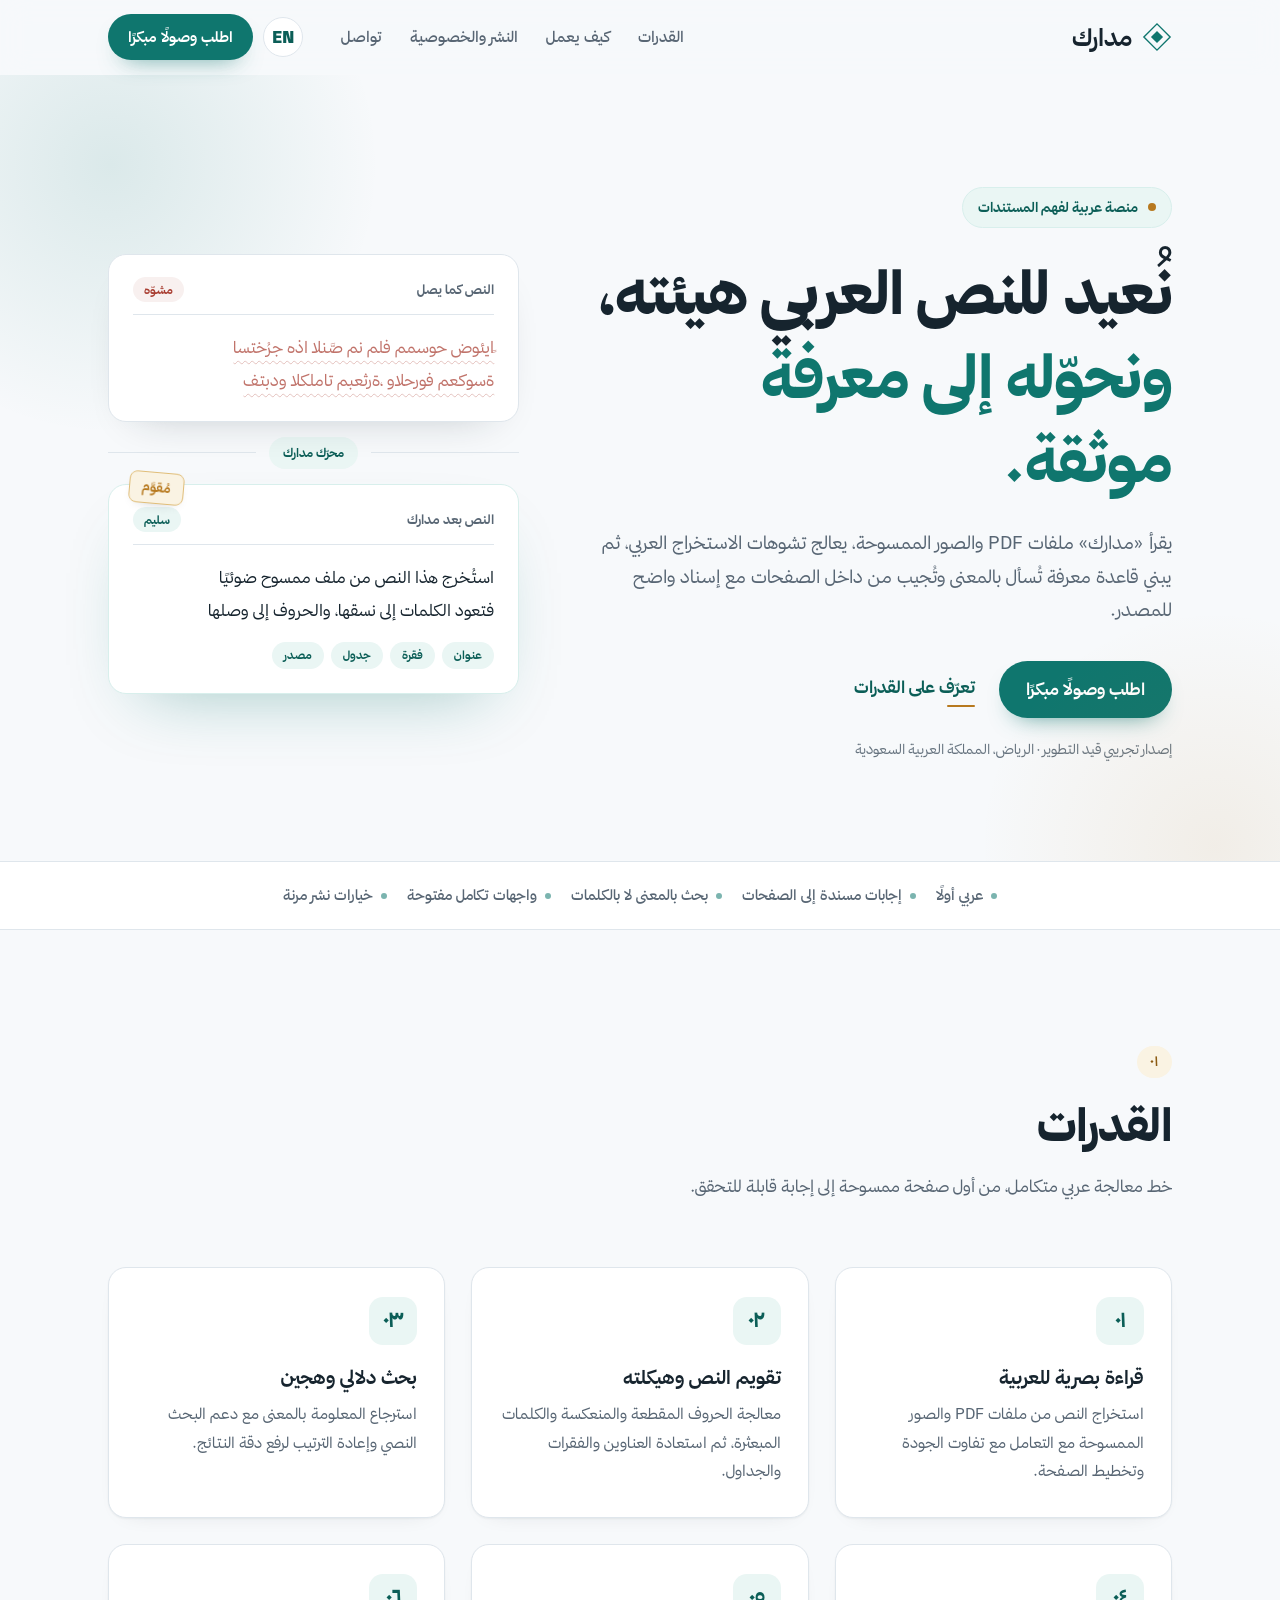
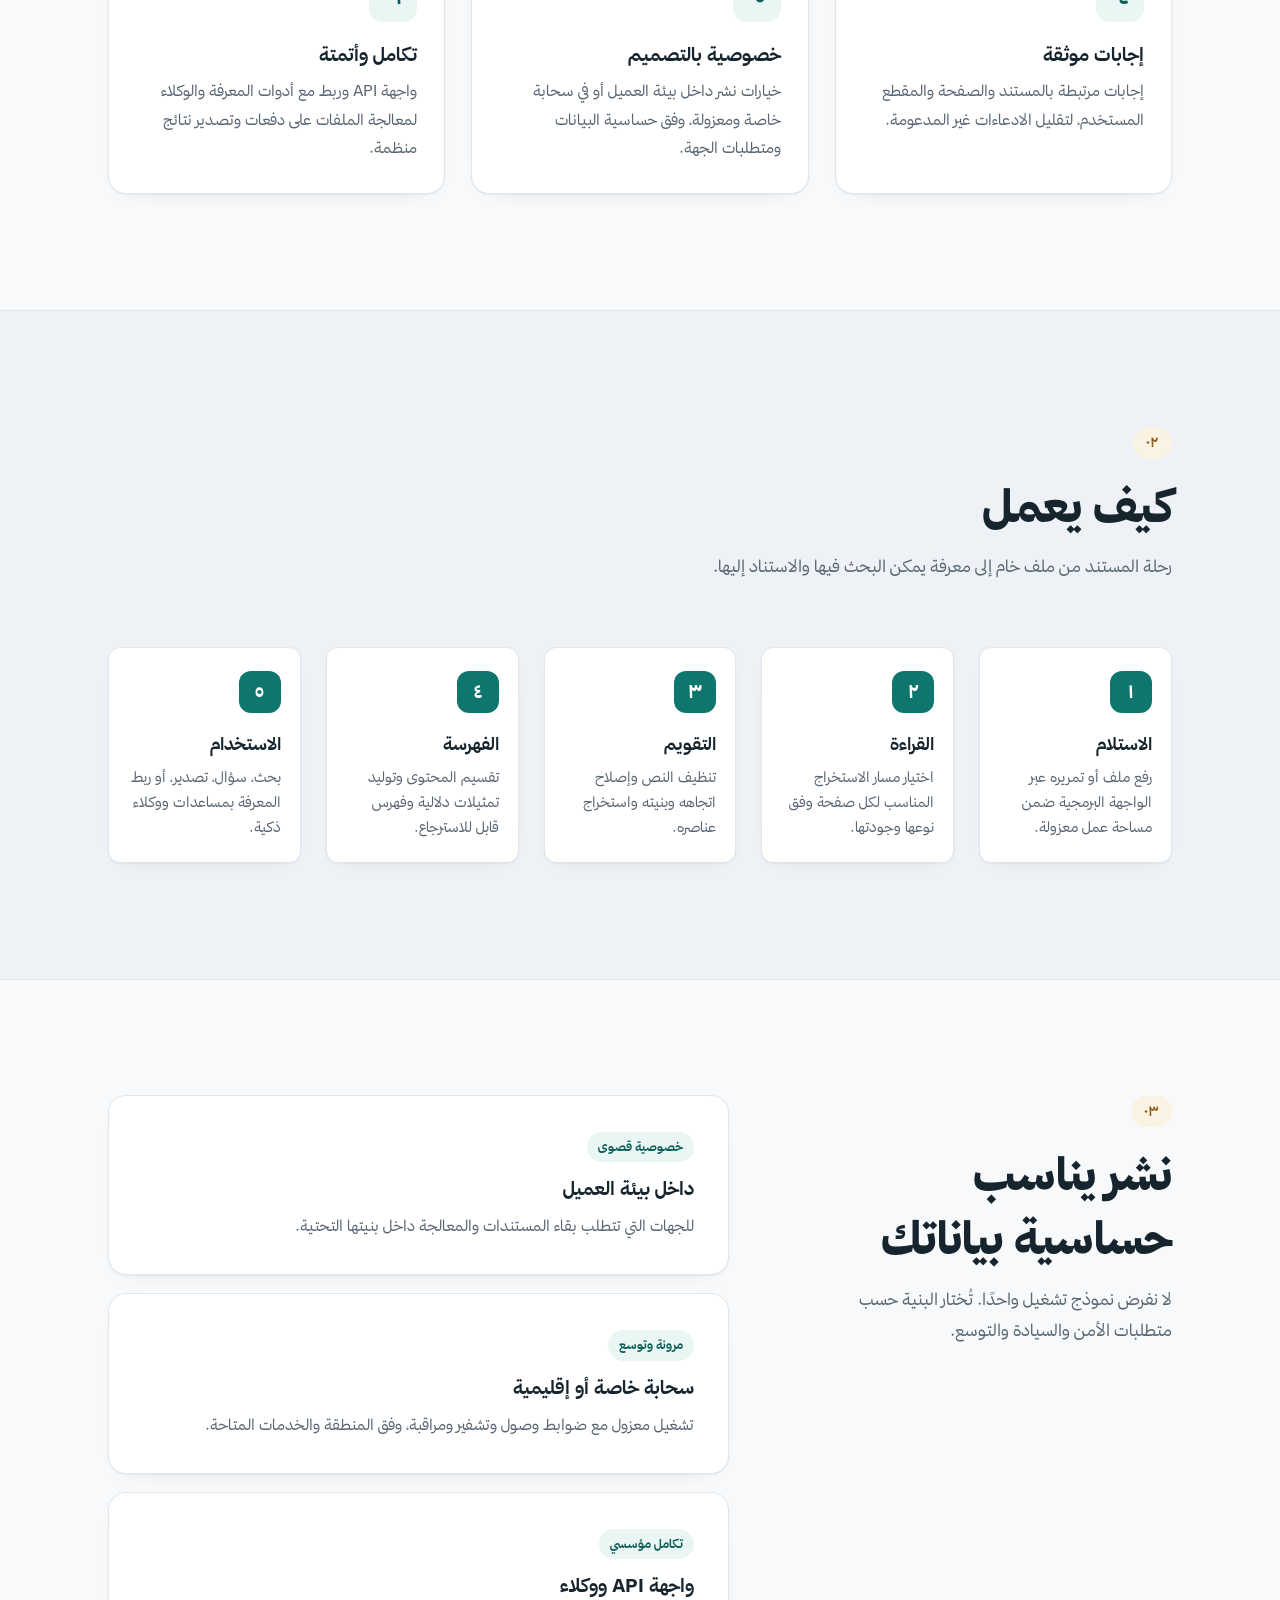
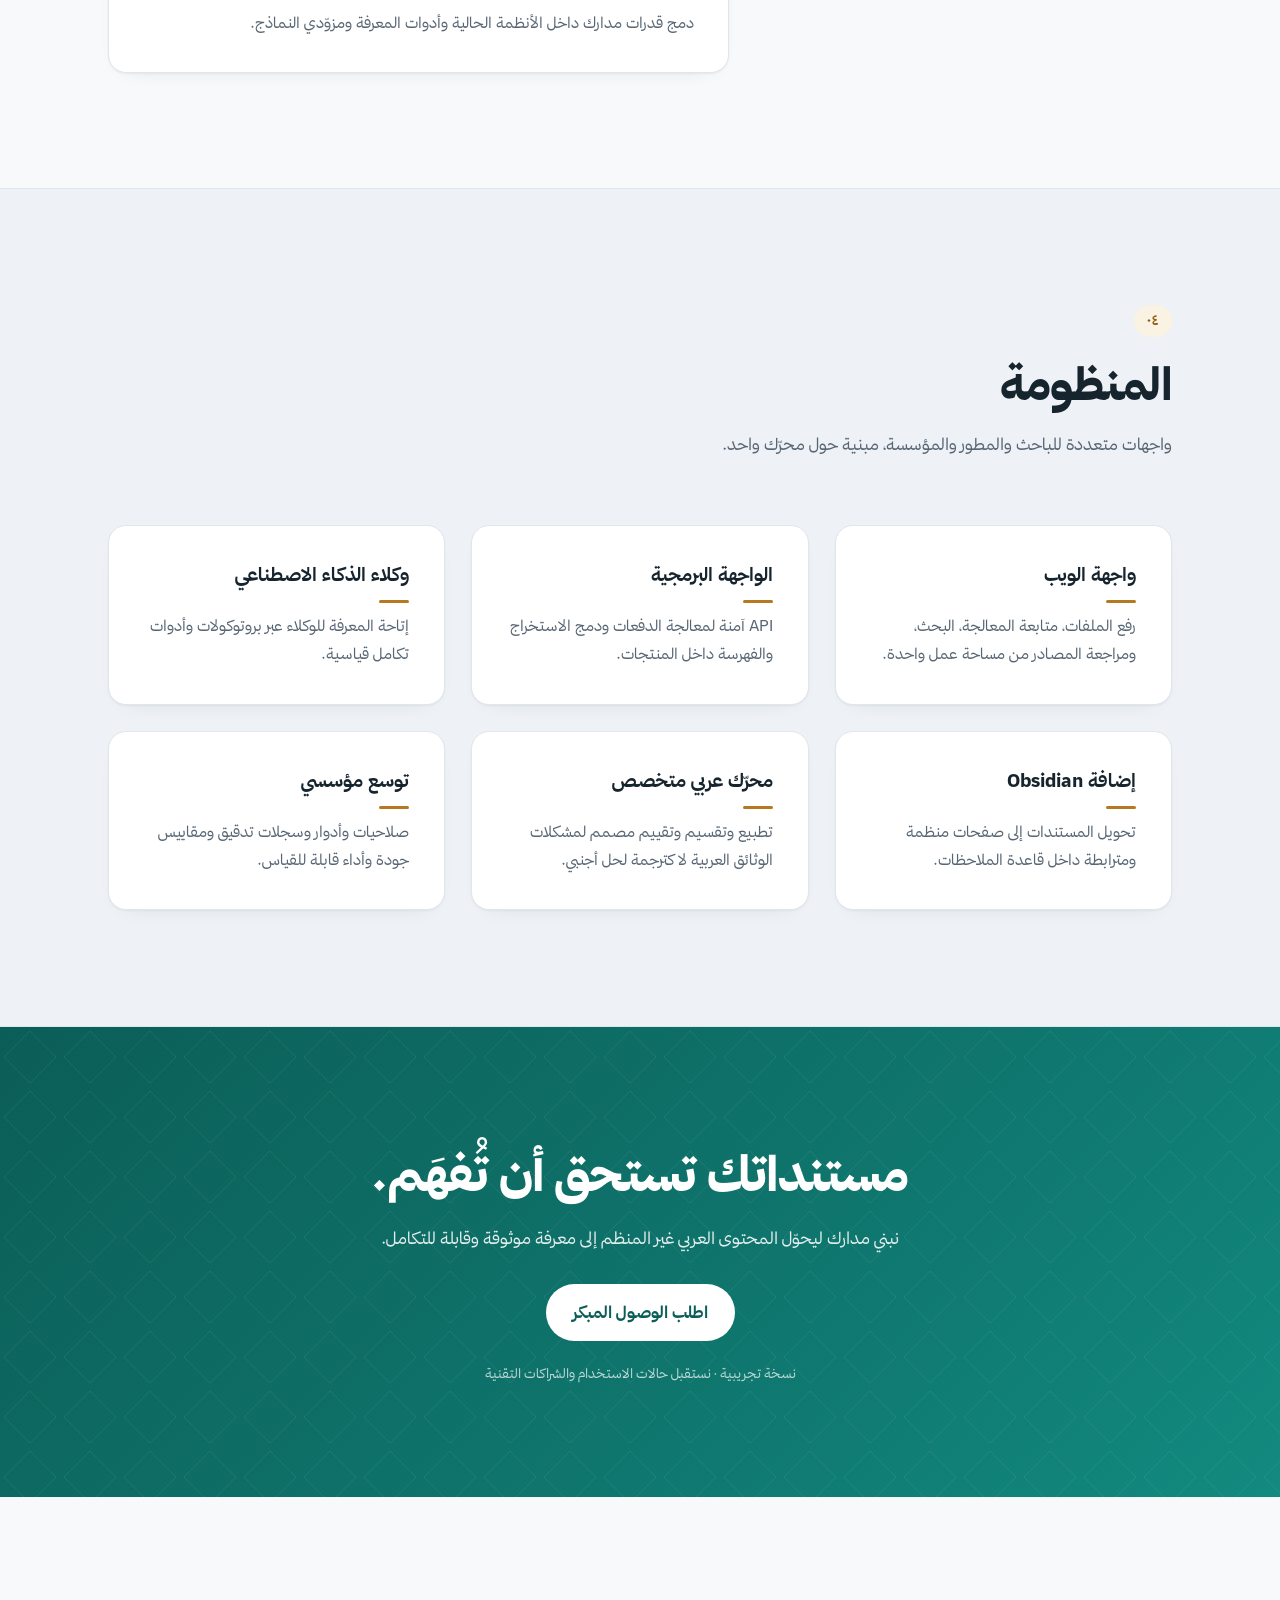
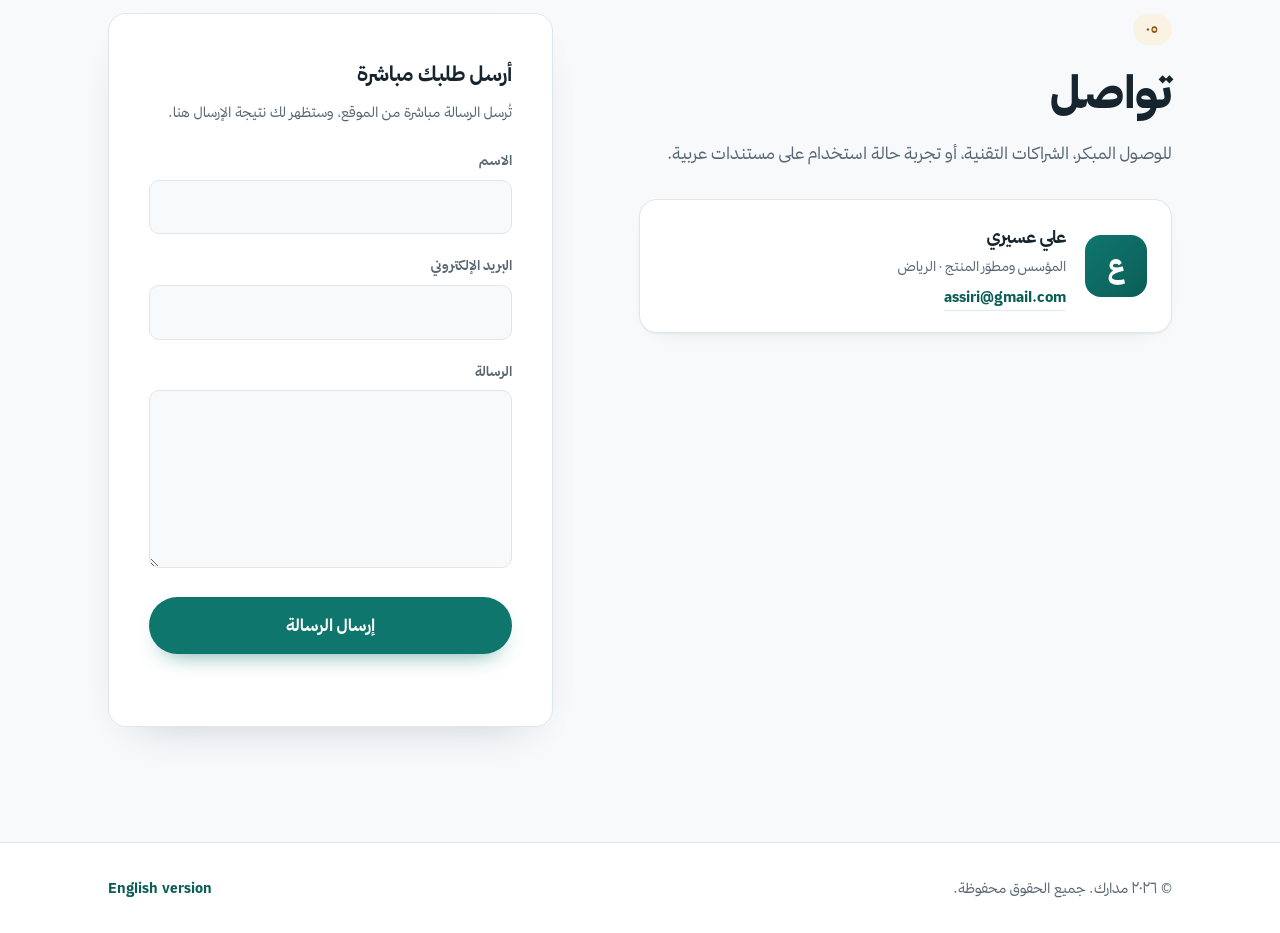
<file: index.html>
<!DOCTYPE html>
<html lang="ar" dir="rtl">
<head>
    <meta charset="UTF-8">
    <meta name="viewport" content="width=device-width, initial-scale=1.0">
    <meta name="description" content="مدارك منصة عربية لفهم المستندات: قراءة بصرية، تقويم للنص العربي، فهرسة دلالية، وإجابات موثقة بالمصادر مع خيارات نشر خاصة وسحابية.">
    <meta name="theme-color" content="#0f766e">
    <meta name="color-scheme" content="light">
    <meta name="robots" content="index, follow">

    <title>مدارك — منصة عربية لفهم المستندات وتحويلها إلى معرفة</title>
    <link rel="canonical" href="https://3ssiri.github.io/Madarek/">
    <link rel="alternate" hreflang="ar" href="https://3ssiri.github.io/Madarek/">
    <link rel="alternate" hreflang="en" href="https://3ssiri.github.io/Madarek/en/">
    <link rel="alternate" hreflang="x-default" href="https://3ssiri.github.io/Madarek/">

    <meta property="og:type" content="website">
    <meta property="og:locale" content="ar_SA">
    <meta property="og:site_name" content="مدارك">
    <meta property="og:url" content="https://3ssiri.github.io/Madarek/">
    <meta property="og:title" content="مدارك — منصة عربية لفهم المستندات">
    <meta property="og:description" content="قراءة بصرية، تقويم للنص العربي، بحث دلالي، وإجابات موثقة من داخل مستنداتك.">
    <meta name="twitter:card" content="summary">
    <meta name="twitter:title" content="مدارك — منصة عربية لفهم المستندات">
    <meta name="twitter:description" content="حوّل المستندات العربية الممسوحة إلى معرفة قابلة للبحث والاسترجاع والتكامل.">

    <link rel="icon" href="data:image/svg+xml,%3Csvg xmlns='http://www.w3.org/2000/svg' viewBox='0 0 64 64'%3E%3Crect width='64' height='64' rx='14' fill='%230f766e'/%3E%3Cpath d='M32 13 51 32 32 51 13 32Z' fill='%23ffffff'/%3E%3Cpath d='M32 24 40 32 32 40 24 32Z' fill='%230f766e'/%3E%3C/svg%3E">
    <link rel="preload" href="fonts/ThmanyahSans-Regular.woff2" as="font" type="font/woff2" crossorigin>
    <link rel="preload" href="fonts/ThmanyahSans-Bold.woff2" as="font" type="font/woff2" crossorigin>
    <link rel="stylesheet" href="style.css">
    <script>document.documentElement.classList.add('js');</script>
</head>
<body>
    <a class="skip-link" href="#main">تجاوز إلى المحتوى</a>

    <header class="site-header">
        <div class="container header-inner">
            <a href="#top" class="brand" aria-label="مدارك — الصفحة الرئيسية">
                <svg class="brand-mark" viewBox="0 0 32 32" aria-hidden="true">
                    <path d="M16 2 30 16 16 30 2 16Z" fill="none" stroke="currentColor" stroke-width="1.5"/>
                    <path d="M16 9.5 22.5 16 16 22.5 9.5 16Z" fill="currentColor"/>
                </svg>
                <span class="brand-name">مدارك</span>
            </a>

            <nav class="site-nav" aria-label="التنقل الرئيسي">
                <a href="#capabilities">القدرات</a>
                <a href="#method">كيف يعمل</a>
                <a href="#deployment">النشر والخصوصية</a>
                <a href="#contact">تواصل</a>
            </nav>

            <div class="header-actions">
                <a class="language-link" href="en/" lang="en" dir="ltr" aria-label="View the English version">EN</a>
                <a href="#contact" class="btn btn-ink header-cta">اطلب وصولًا مبكرًا</a>
            </div>
        </div>
    </header>

    <main id="main">
        <section id="top" class="hero">
            <div class="container hero-grid">
                <div class="hero-copy reveal">
                    <p class="kicker">منصة عربية لفهم المستندات</p>
                    <h1 class="display">نُعيد للنص العربي هيئته،<br><em>ونحوّله إلى معرفة موثقة.</em></h1>
                    <p class="lede">
                        يقرأ «مدارك» ملفات PDF والصور الممسوحة، يعالج تشوهات الاستخراج العربي،
                        ثم يبني قاعدة معرفة تُسأل بالمعنى وتُجيب من داخل الصفحات مع إسناد واضح للمصدر.
                    </p>
                    <div class="hero-actions">
                        <a href="#contact" class="btn btn-ink">اطلب وصولًا مبكرًا</a>
                        <a href="#capabilities" class="btn-line">تعرّف على القدرات</a>
                    </div>
                    <p class="hero-note">إصدار تجريبي قيد التطوير · الرياض، المملكة العربية السعودية</p>
                </div>

                <figure class="specimen reveal" aria-labelledby="specimen-caption">
                    <figcaption id="specimen-caption" class="sr-only">مثال توضيحي للنص قبل المعالجة وبعدها</figcaption>
                    <div class="doc doc-before">
                        <div class="doc-bar"><span>النص كما يصل</span><span class="doc-flag">مشوّه</span></div>
                        <p class="doc-text broken" aria-hidden="true">ًايئوض حوسمم فلم نم صَّنلا اذه جرُختسا</p>
                        <p class="doc-text broken" aria-hidden="true">ةسوكعم فورحلاو ،ةرثعبم تاملكلا ودبتف</p>
                    </div>
                    <div class="specimen-divider" aria-hidden="true">
                        <span class="divider-line"></span>
                        <span class="divider-label">محرّك مدارك</span>
                        <span class="divider-line"></span>
                    </div>
                    <div class="doc doc-after">
                        <span class="doc-stamp" aria-hidden="true">مُقوَّم</span>
                        <div class="doc-bar"><span>النص بعد مدارك</span><span class="doc-flag ok">سليم</span></div>
                        <p class="doc-text">استُخرج هذا النص من ملف ممسوح ضوئيًا</p>
                        <p class="doc-text">فتعود الكلمات إلى نسقها، والحروف إلى وصلها</p>
                        <div class="doc-tags" aria-label="أنواع العناصر المستخرجة">
                            <span>عنوان</span><span>فقرة</span><span>جدول</span><span>مصدر</span>
                        </div>
                    </div>
                </figure>
            </div>
        </section>

        <div class="credo" aria-label="مزايا أساسية">
            <div class="container credo-items">
                <span>عربي أولًا</span>
                <span>إجابات مسندة إلى الصفحات</span>
                <span>بحث بالمعنى لا بالكلمات</span>
                <span>واجهات تكامل مفتوحة</span>
                <span>خيارات نشر مرنة</span>
            </div>
        </div>

        <section id="capabilities" class="section">
            <div class="container">
                <header class="section-head reveal">
                    <span class="section-no">٠١</span>
                    <h2 class="display">القدرات</h2>
                    <p>خط معالجة عربي متكامل، من أول صفحة ممسوحة إلى إجابة قابلة للتحقق.</p>
                </header>

                <div class="cap-grid">
                    <article class="cap reveal">
                        <span class="cap-no">٠١</span>
                        <h3>قراءة بصرية للعربية</h3>
                        <p>استخراج النص من ملفات PDF والصور الممسوحة مع التعامل مع تفاوت الجودة وتخطيط الصفحة.</p>
                    </article>
                    <article class="cap reveal">
                        <span class="cap-no">٠٢</span>
                        <h3>تقويم النص وهيكلته</h3>
                        <p>معالجة الحروف المقطعة والمنعكسة والكلمات المبعثرة، ثم استعادة العناوين والفقرات والجداول.</p>
                    </article>
                    <article class="cap reveal">
                        <span class="cap-no">٠٣</span>
                        <h3>بحث دلالي وهجين</h3>
                        <p>استرجاع المعلومة بالمعنى مع دعم البحث النصي وإعادة الترتيب لرفع دقة النتائج.</p>
                    </article>
                    <article class="cap reveal">
                        <span class="cap-no">٠٤</span>
                        <h3>إجابات موثقة</h3>
                        <p>إجابات مرتبطة بالمستند والصفحة والمقطع المستخدم، لتقليل الادعاءات غير المدعومة.</p>
                    </article>
                    <article class="cap reveal">
                        <span class="cap-no">٠٥</span>
                        <h3>خصوصية بالتصميم</h3>
                        <p>خيارات نشر داخل بيئة العميل أو في سحابة خاصة ومعزولة، وفق حساسية البيانات ومتطلبات الجهة.</p>
                    </article>
                    <article class="cap reveal">
                        <span class="cap-no">٠٦</span>
                        <h3>تكامل وأتمتة</h3>
                        <p>واجهة API وربط مع أدوات المعرفة والوكلاء لمعالجة الملفات على دفعات وتصدير نتائج منظمة.</p>
                    </article>
                </div>
            </div>
        </section>

        <section id="method" class="section section-alt">
            <div class="container">
                <header class="section-head reveal">
                    <span class="section-no">٠٢</span>
                    <h2 class="display">كيف يعمل</h2>
                    <p>رحلة المستند من ملف خام إلى معرفة يمكن البحث فيها والاستناد إليها.</p>
                </header>

                <ol class="steps">
                    <li class="step reveal">
                        <span class="step-no">١</span>
                        <h3>الاستلام</h3>
                        <p>رفع ملف أو تمريره عبر الواجهة البرمجية ضمن مساحة عمل معزولة.</p>
                    </li>
                    <li class="step reveal">
                        <span class="step-no">٢</span>
                        <h3>القراءة</h3>
                        <p>اختيار مسار الاستخراج المناسب لكل صفحة وفق نوعها وجودتها.</p>
                    </li>
                    <li class="step reveal">
                        <span class="step-no">٣</span>
                        <h3>التقويم</h3>
                        <p>تنظيف النص وإصلاح اتجاهه وبنيته واستخراج عناصره.</p>
                    </li>
                    <li class="step reveal">
                        <span class="step-no">٤</span>
                        <h3>الفهرسة</h3>
                        <p>تقسيم المحتوى وتوليد تمثيلات دلالية وفهرس قابل للاسترجاع.</p>
                    </li>
                    <li class="step reveal">
                        <span class="step-no">٥</span>
                        <h3>الاستخدام</h3>
                        <p>بحث، سؤال، تصدير، أو ربط المعرفة بمساعدات ووكلاء ذكية.</p>
                    </li>
                </ol>
            </div>
        </section>

        <section id="deployment" class="section">
            <div class="container deployment-grid">
                <header class="section-head reveal">
                    <span class="section-no">٠٣</span>
                    <h2 class="display">نشر يناسب حساسية بياناتك</h2>
                    <p>لا نفرض نموذج تشغيل واحدًا. تُختار البنية حسب متطلبات الأمن والسيادة والتوسع.</p>
                </header>

                <div class="deployment-options">
                    <article class="deployment-card reveal">
                        <span class="status-badge">خصوصية قصوى</span>
                        <h3>داخل بيئة العميل</h3>
                        <p>للجهات التي تتطلب بقاء المستندات والمعالجة داخل بنيتها التحتية.</p>
                    </article>
                    <article class="deployment-card reveal">
                        <span class="status-badge">مرونة وتوسع</span>
                        <h3>سحابة خاصة أو إقليمية</h3>
                        <p>تشغيل معزول مع ضوابط وصول وتشفير ومراقبة، وفق المنطقة والخدمات المتاحة.</p>
                    </article>
                    <article class="deployment-card reveal">
                        <span class="status-badge">تكامل مؤسسي</span>
                        <h3>واجهة API ووكلاء</h3>
                        <p>دمج قدرات مدارك داخل الأنظمة الحالية وأدوات المعرفة ومزوّدي النماذج.</p>
                    </article>
                </div>
            </div>
        </section>

        <section id="ecosystem" class="section section-alt">
            <div class="container">
                <header class="section-head reveal">
                    <span class="section-no">٠٤</span>
                    <h2 class="display">المنظومة</h2>
                    <p>واجهات متعددة للباحث والمطور والمؤسسة، مبنية حول محرّك واحد.</p>
                </header>

                <div class="eco-grid">
                    <article class="eco-cell reveal">
                        <h3>واجهة الويب</h3>
                        <p>رفع الملفات، متابعة المعالجة، البحث، ومراجعة المصادر من مساحة عمل واحدة.</p>
                    </article>
                    <article class="eco-cell reveal">
                        <h3>الواجهة البرمجية</h3>
                        <p>API آمنة لمعالجة الدفعات ودمج الاستخراج والفهرسة داخل المنتجات.</p>
                    </article>
                    <article class="eco-cell reveal">
                        <h3>وكلاء الذكاء الاصطناعي</h3>
                        <p>إتاحة المعرفة للوكلاء عبر بروتوكولات وأدوات تكامل قياسية.</p>
                    </article>
                    <article class="eco-cell reveal">
                        <h3>إضافة Obsidian</h3>
                        <p>تحويل المستندات إلى صفحات منظمة ومترابطة داخل قاعدة الملاحظات.</p>
                    </article>
                    <article class="eco-cell reveal">
                        <h3>محرّك عربي متخصص</h3>
                        <p>تطبيع وتقسيم وتقييم مصمم لمشكلات الوثائق العربية لا كترجمة لحل أجنبي.</p>
                    </article>
                    <article class="eco-cell reveal">
                        <h3>توسع مؤسسي</h3>
                        <p>صلاحيات وأدوار وسجلات تدقيق ومقاييس جودة وأداء قابلة للقياس.</p>
                    </article>
                </div>
            </div>
        </section>

        <section class="cta-band" aria-labelledby="cta-title">
            <div class="container cta-inner reveal">
                <h2 id="cta-title" class="display">مستنداتك تستحق أن تُفهَم.</h2>
                <p>نبني مدارك ليحوّل المحتوى العربي غير المنظم إلى معرفة موثوقة وقابلة للتكامل.</p>
                <a href="#contact" class="btn btn-paper">اطلب الوصول المبكر</a>
                <p class="cta-note">نسخة تجريبية · نستقبل حالات الاستخدام والشراكات التقنية</p>
            </div>
        </section>

        <section id="contact" class="section">
            <div class="container contact-grid">
                <div class="contact-copy reveal">
                    <header class="section-head">
                        <span class="section-no">٠٥</span>
                        <h2 class="display">تواصل</h2>
                        <p>للوصول المبكر، الشراكات التقنية، أو تجربة حالة استخدام على مستندات عربية.</p>
                    </header>
                    <div class="dev-card">
                        <span class="dev-monogram" aria-hidden="true">ع</span>
                        <div class="dev-details">
                            <h3>علي عسيري</h3>
                            <p>المؤسس ومطوّر المنتج · الرياض</p>
                            <a href="mailto:assiri@gmail.com" class="dev-mail" dir="ltr">assiri@gmail.com</a>
                        </div>
                    </div>
                </div>

                <form id="contact-form" class="contact-form reveal" action="https://formsubmit.co/assiri@gmail.com" method="POST">
                    <h3>أرسل طلبك مباشرة</h3>
                    <p class="form-intro">تُرسل الرسالة مباشرة من الموقع، وستظهر لك نتيجة الإرسال هنا.</p>
                    <input type="hidden" name="_subject" value="طلب تواصل جديد عبر موقع مدارك">
                    <input type="hidden" name="_template" value="table">
                    <input type="hidden" name="_captcha" value="false">
                    <input type="hidden" name="_url" value="https://3ssiri.github.io/">
                    <div aria-hidden="true" style="position:absolute;inset-inline-start:-9999px;width:1px;height:1px;overflow:hidden;">
                        <label for="f-honey">اترك هذا الحقل فارغًا</label>
                        <input id="f-honey" type="text" name="_honey" tabindex="-1" autocomplete="off">
                    </div>
                    <div class="field">
                        <label for="f-name">الاسم</label>
                        <input id="f-name" type="text" name="name" autocomplete="name" required maxlength="100">
                    </div>
                    <div class="field">
                        <label for="f-mail">البريد الإلكتروني</label>
                        <input id="f-mail" type="email" name="email" autocomplete="email" required maxlength="160" dir="ltr">
                    </div>
                    <div class="field">
                        <label for="f-msg">الرسالة</label>
                        <textarea id="f-msg" name="message" rows="5" required maxlength="2000"></textarea>
                    </div>
                    <button type="submit" class="btn btn-ink btn-block">إرسال الرسالة</button>
                    <p id="form-status" class="form-status" role="status" aria-live="polite"></p>
                </form>
            </div>
        </section>
    </main>

    <footer class="site-footer">
        <div class="container footer-inner">
            <p>© ٢٠٢٦ مدارك. جميع الحقوق محفوظة.</p>
            <a href="en/" lang="en" dir="ltr">English version</a>
        </div>
    </footer>

    <script>
        (function () {
            var reduced = window.matchMedia('(prefers-reduced-motion: reduce)').matches;
            var items = document.querySelectorAll('.reveal');
            if (reduced || !('IntersectionObserver' in window)) {
                items.forEach(function (el) { el.classList.add('in-view'); });
                return;
            }
            var observer = new IntersectionObserver(function (entries) {
                entries.forEach(function (entry) {
                    if (entry.isIntersecting) {
                        entry.target.classList.add('in-view');
                        observer.unobserve(entry.target);
                    }
                });
            }, { threshold: 0.12 });
            items.forEach(function (el) { observer.observe(el); });
        })();

        (function () {
            var header = document.querySelector('.site-header');
            var onScroll = function () {
                header.classList.toggle('is-scrolled', window.scrollY > 8);
            };
            window.addEventListener('scroll', onScroll, { passive: true });
            onScroll();
        })();

        (function () {
            var form = document.getElementById('contact-form');
            var status = document.getElementById('form-status');
            var button = form.querySelector('button[type="submit"]');
            var defaultLabel = button.textContent;

            form.addEventListener('submit', async function (event) {
                event.preventDefault();
                status.textContent = '';
                status.className = 'form-status';

                if (!form.checkValidity()) {
                    form.reportValidity();
                    status.textContent = 'أكمل الحقول المطلوبة بصيغة صحيحة.';
                    return;
                }

                button.disabled = true;
                button.textContent = 'جارٍ الإرسال...';
                form.setAttribute('aria-busy', 'true');

                try {
                    var response = await fetch('https://formsubmit.co/ajax/assiri@gmail.com', {
                        method: 'POST',
                        headers: { 'Accept': 'application/json' },
                        body: new FormData(form)
                    });
                    var result = await response.json().catch(function () { return {}; });
                    var succeeded = response.ok && (result.success === true || result.success === 'true');

                    if (!succeeded) {
                        throw new Error(result.message || 'Submission failed');
                    }

                    form.reset();
                    status.textContent = 'تم إرسال رسالتك بنجاح. شكرًا لتواصلك.';
                    status.className = 'form-status is-success';
                } catch (error) {
                    var needsActivation = error instanceof Error && /activation/i.test(error.message);
                    status.textContent = needsActivation
                        ? 'إعداد نموذج التواصل غير مكتمل بعد. حاول لاحقًا أو استخدم البريد الظاهر بجوار النموذج.'
                        : 'تعذر إرسال الرسالة حاليًا. حاول مرة أخرى أو استخدم البريد الظاهر بجوار النموذج.';
                    status.className = 'form-status is-error';
                } finally {
                    button.disabled = false;
                    button.textContent = defaultLabel;
                    form.removeAttribute('aria-busy');
                }
            });
        })();
    </script>
</body>
</html>
</file>
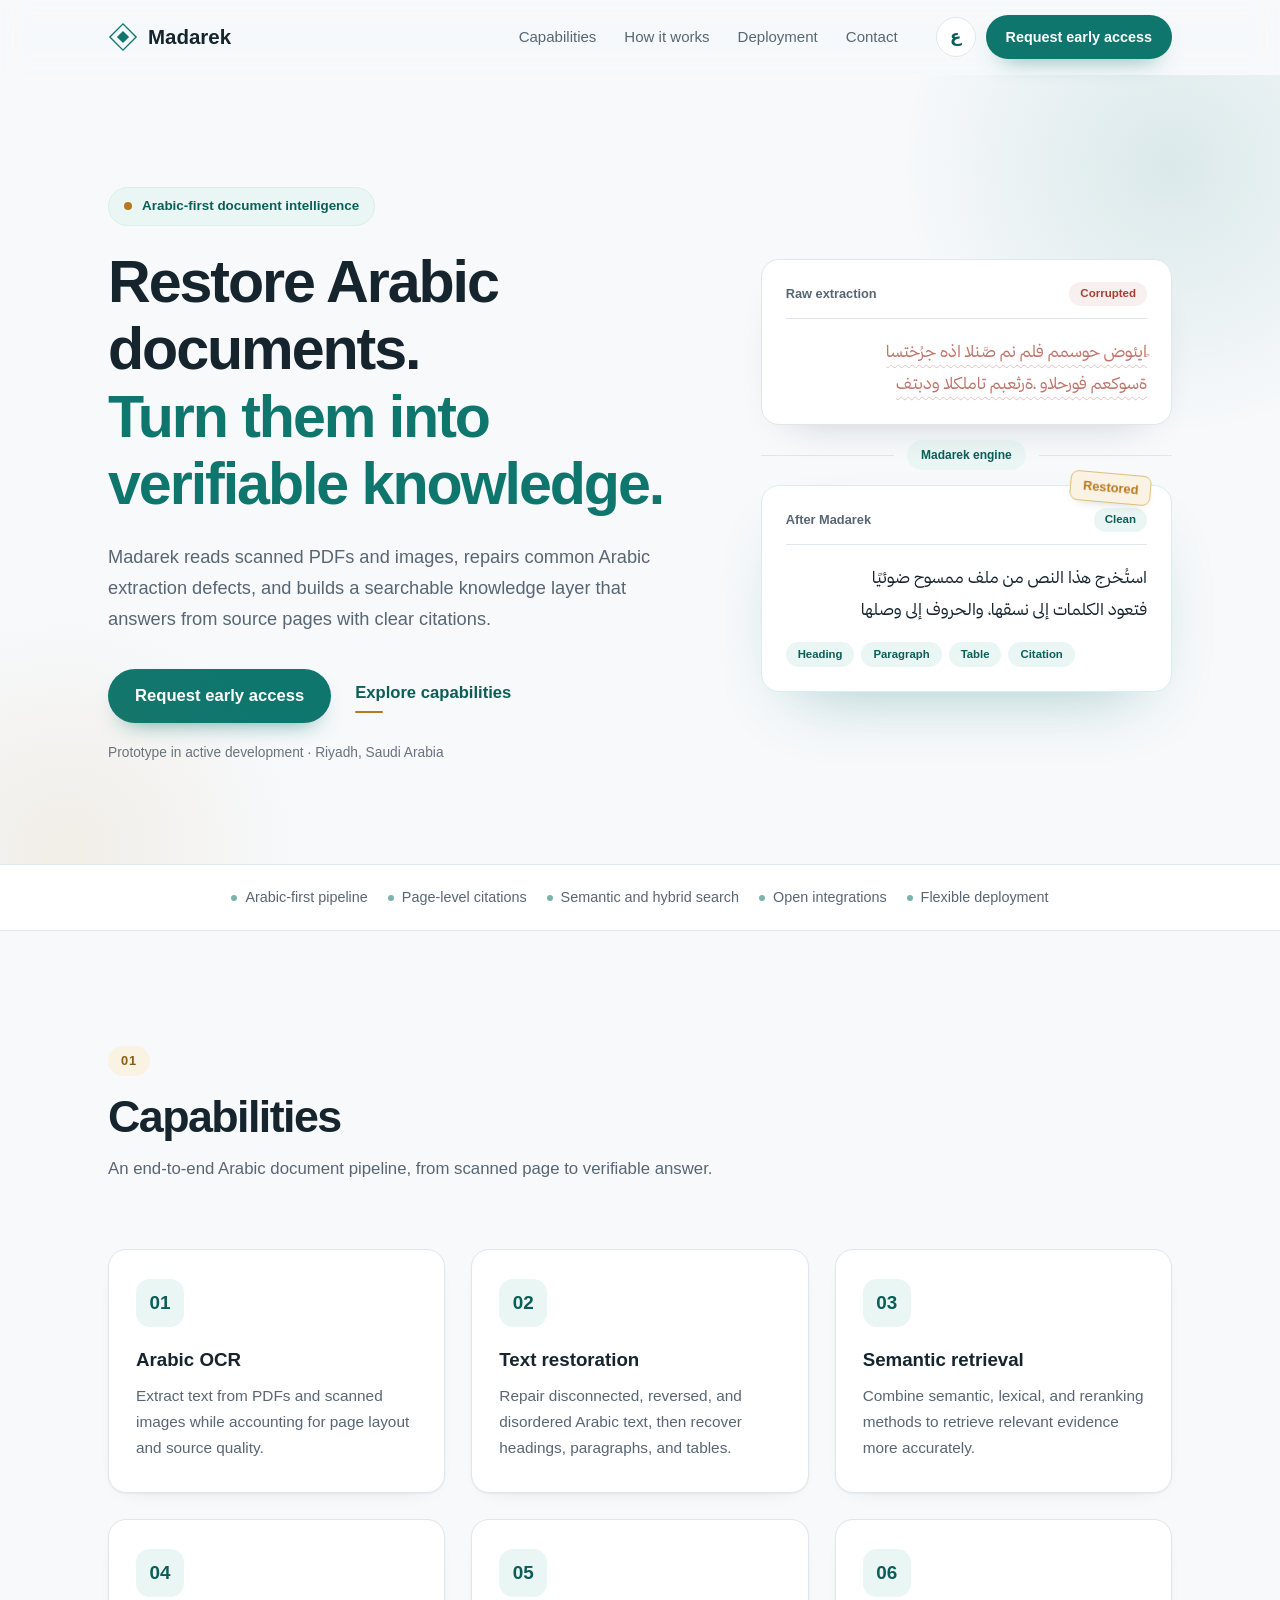
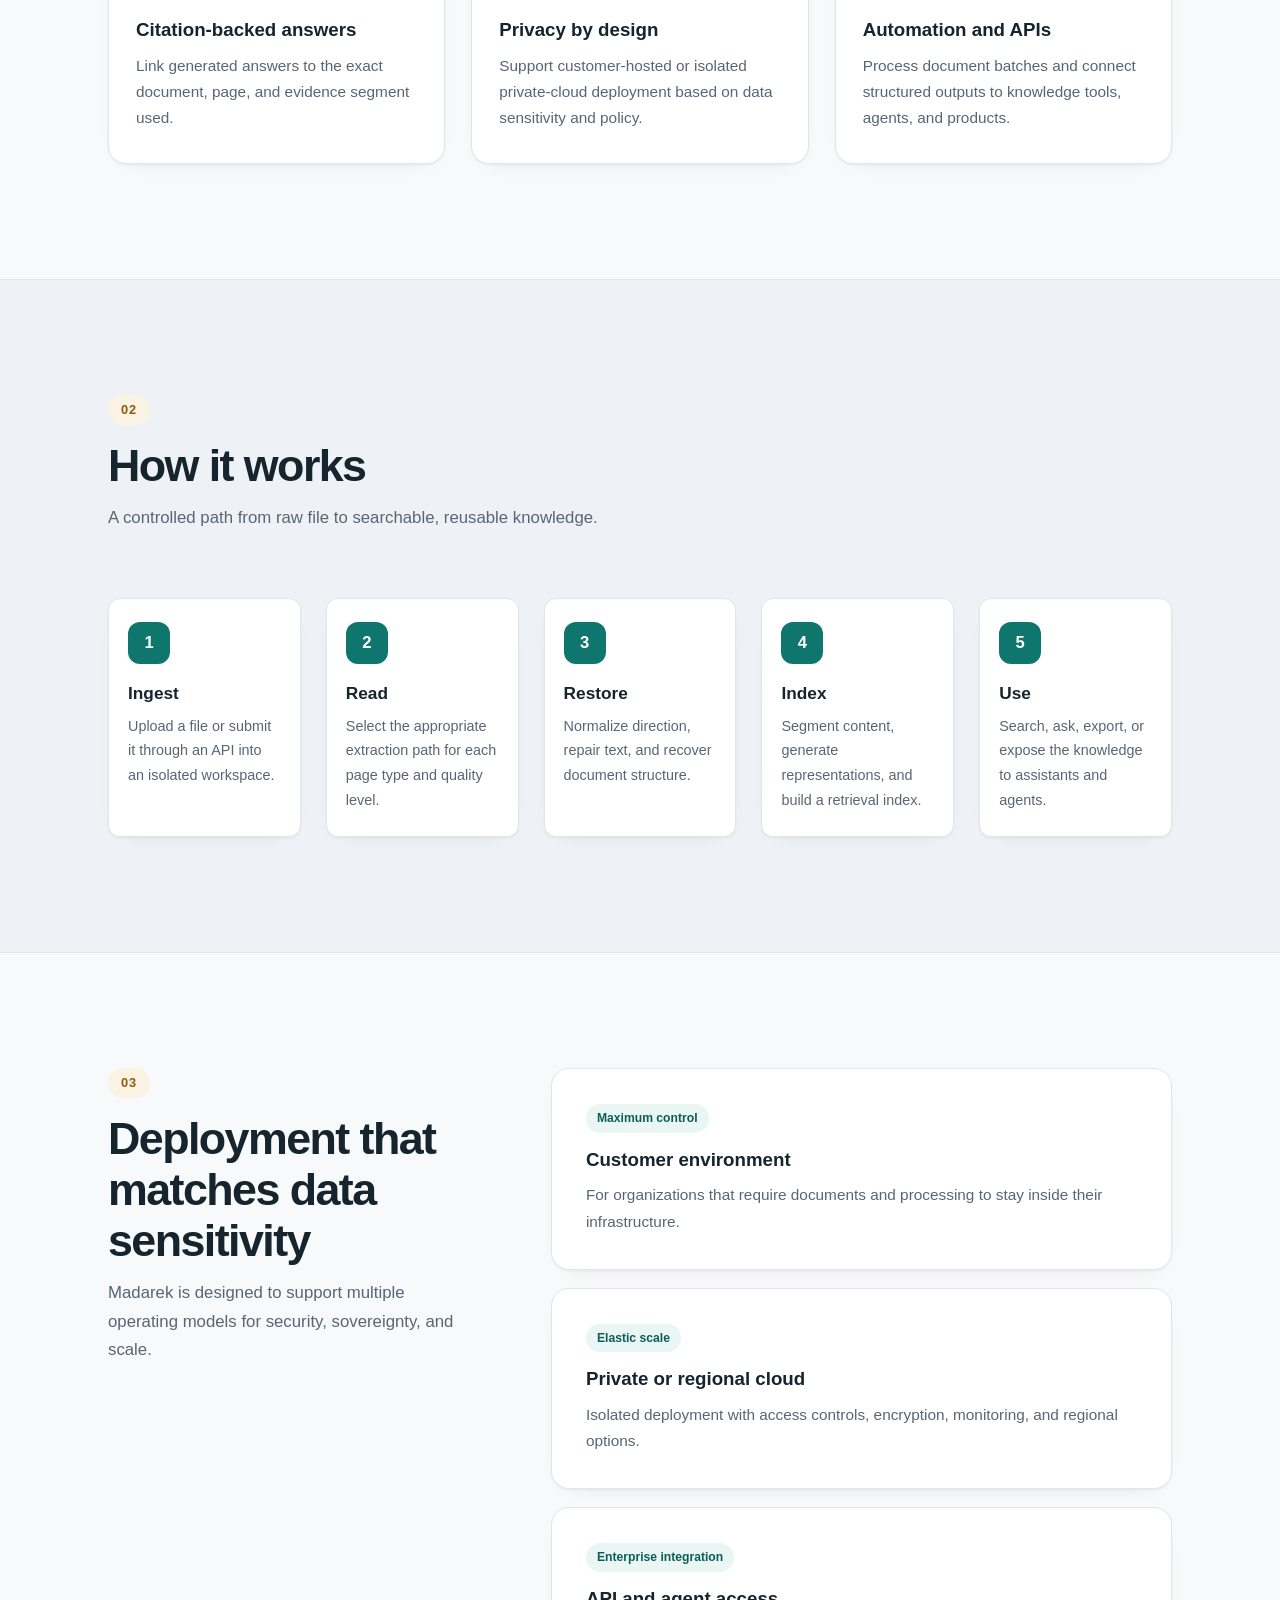
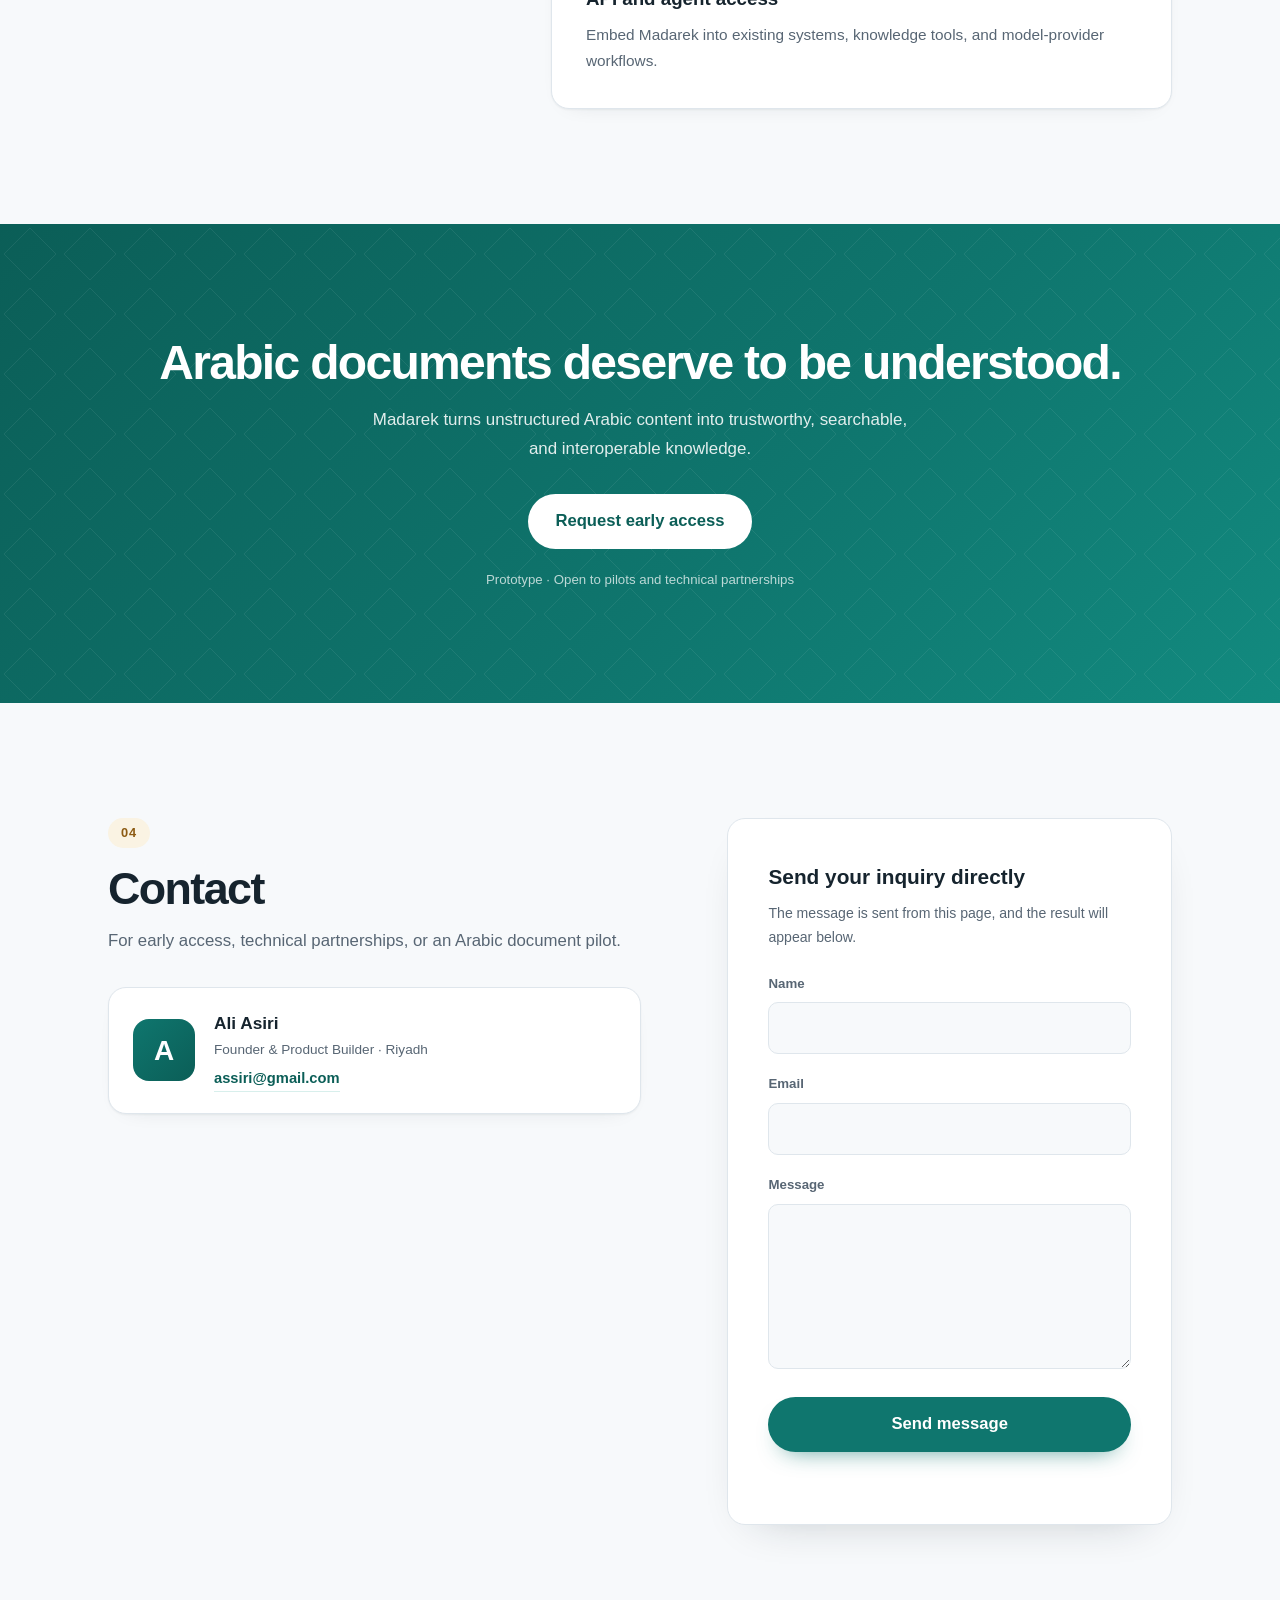
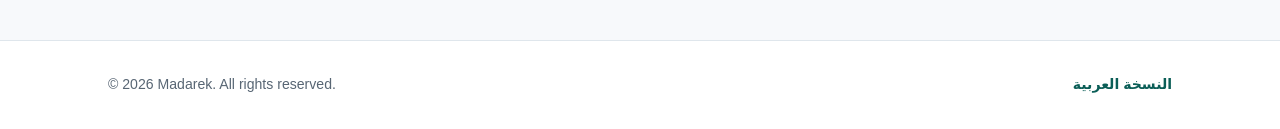
<file: en/index.html>
<!DOCTYPE html>
<html lang="en" dir="ltr">
<head>
    <meta charset="UTF-8">
    <meta name="viewport" content="width=device-width, initial-scale=1.0">
    <meta name="description" content="Madarek is an Arabic-first document intelligence platform for OCR, text restoration, semantic retrieval, and citation-backed answers with private and cloud deployment options.">
    <meta name="theme-color" content="#0f766e">
    <meta name="color-scheme" content="light">
    <meta name="robots" content="index, follow">

    <title>Madarek — Arabic-First Document Intelligence</title>
    <link rel="canonical" href="https://3ssiri.github.io/Madarek/en/">
    <link rel="alternate" hreflang="ar" href="https://3ssiri.github.io/Madarek/">
    <link rel="alternate" hreflang="en" href="https://3ssiri.github.io/Madarek/en/">
    <link rel="alternate" hreflang="x-default" href="https://3ssiri.github.io/Madarek/">

    <meta property="og:type" content="website">
    <meta property="og:locale" content="en_US">
    <meta property="og:site_name" content="Madarek">
    <meta property="og:url" content="https://3ssiri.github.io/Madarek/en/">
    <meta property="og:title" content="Madarek — Arabic-First Document Intelligence">
    <meta property="og:description" content="Turn scanned Arabic documents into structured, searchable knowledge with verifiable citations.">
    <meta name="twitter:card" content="summary">
    <meta name="twitter:title" content="Madarek — Arabic-First Document Intelligence">
    <meta name="twitter:description" content="OCR, text restoration, semantic retrieval, and citation-backed answers for Arabic documents.">

    <link rel="icon" href="data:image/svg+xml,%3Csvg xmlns='http://www.w3.org/2000/svg' viewBox='0 0 64 64'%3E%3Crect width='64' height='64' rx='14' fill='%230f766e'/%3E%3Cpath d='M32 13 51 32 32 51 13 32Z' fill='%23ffffff'/%3E%3Cpath d='M32 24 40 32 32 40 24 32Z' fill='%230f766e'/%3E%3C/svg%3E">
    <link rel="stylesheet" href="../style.css">
    <script>document.documentElement.classList.add('js');</script>
</head>
<body>
    <a class="skip-link" href="#main">Skip to content</a>

    <header class="site-header">
        <div class="container header-inner">
            <a href="#top" class="brand" aria-label="Madarek home">
                <svg class="brand-mark" viewBox="0 0 32 32" aria-hidden="true">
                    <path d="M16 2 30 16 16 30 2 16Z" fill="none" stroke="currentColor" stroke-width="1.5"/>
                    <path d="M16 9.5 22.5 16 16 22.5 9.5 16Z" fill="currentColor"/>
                </svg>
                <span class="brand-name">Madarek</span>
            </a>

            <nav class="site-nav" aria-label="Main navigation">
                <a href="#capabilities">Capabilities</a>
                <a href="#method">How it works</a>
                <a href="#deployment">Deployment</a>
                <a href="#contact">Contact</a>
            </nav>

            <div class="header-actions">
                <a class="language-link" href="../" lang="ar" dir="rtl" aria-label="عرض النسخة العربية">ع</a>
                <a href="#contact" class="btn btn-ink header-cta">Request early access</a>
            </div>
        </div>
    </header>

    <main id="main">
        <section id="top" class="hero">
            <div class="container hero-grid">
                <div class="hero-copy reveal">
                    <p class="kicker">Arabic-first document intelligence</p>
                    <h1 class="display">Restore Arabic documents.<br><em>Turn them into verifiable knowledge.</em></h1>
                    <p class="lede">
                        Madarek reads scanned PDFs and images, repairs common Arabic extraction defects,
                        and builds a searchable knowledge layer that answers from source pages with clear citations.
                    </p>
                    <div class="hero-actions">
                        <a href="#contact" class="btn btn-ink">Request early access</a>
                        <a href="#capabilities" class="btn-line">Explore capabilities</a>
                    </div>
                    <p class="hero-note">Prototype in active development · Riyadh, Saudi Arabia</p>
                </div>

                <figure class="specimen reveal" aria-labelledby="specimen-caption-en">
                    <figcaption id="specimen-caption-en" class="sr-only">Illustration of an Arabic document before and after processing</figcaption>
                    <div class="doc doc-before">
                        <div class="doc-bar"><span>Raw extraction</span><span class="doc-flag">Corrupted</span></div>
                        <p class="doc-text broken" dir="rtl" aria-hidden="true">ًايئوض حوسمم فلم نم صَّنلا اذه جرُختسا</p>
                        <p class="doc-text broken" dir="rtl" aria-hidden="true">ةسوكعم فورحلاو ،ةرثعبم تاملكلا ودبتف</p>
                    </div>
                    <div class="specimen-divider" aria-hidden="true">
                        <span class="divider-line"></span>
                        <span class="divider-label">Madarek engine</span>
                        <span class="divider-line"></span>
                    </div>
                    <div class="doc doc-after">
                        <span class="doc-stamp" aria-hidden="true">Restored</span>
                        <div class="doc-bar"><span>After Madarek</span><span class="doc-flag ok">Clean</span></div>
                        <p class="doc-text" dir="rtl">استُخرج هذا النص من ملف ممسوح ضوئيًا</p>
                        <p class="doc-text" dir="rtl">فتعود الكلمات إلى نسقها، والحروف إلى وصلها</p>
                        <div class="doc-tags"><span>Heading</span><span>Paragraph</span><span>Table</span><span>Citation</span></div>
                    </div>
                </figure>
            </div>
        </section>

        <div class="credo" aria-label="Core strengths">
            <div class="container credo-items">
                <span>Arabic-first pipeline</span>
                <span>Page-level citations</span>
                <span>Semantic and hybrid search</span>
                <span>Open integrations</span>
                <span>Flexible deployment</span>
            </div>
        </div>

        <section id="capabilities" class="section">
            <div class="container">
                <header class="section-head reveal">
                    <span class="section-no">01</span>
                    <h2 class="display">Capabilities</h2>
                    <p>An end-to-end Arabic document pipeline, from scanned page to verifiable answer.</p>
                </header>

                <div class="cap-grid">
                    <article class="cap reveal"><span class="cap-no">01</span><h3>Arabic OCR</h3><p>Extract text from PDFs and scanned images while accounting for page layout and source quality.</p></article>
                    <article class="cap reveal"><span class="cap-no">02</span><h3>Text restoration</h3><p>Repair disconnected, reversed, and disordered Arabic text, then recover headings, paragraphs, and tables.</p></article>
                    <article class="cap reveal"><span class="cap-no">03</span><h3>Semantic retrieval</h3><p>Combine semantic, lexical, and reranking methods to retrieve relevant evidence more accurately.</p></article>
                    <article class="cap reveal"><span class="cap-no">04</span><h3>Citation-backed answers</h3><p>Link generated answers to the exact document, page, and evidence segment used.</p></article>
                    <article class="cap reveal"><span class="cap-no">05</span><h3>Privacy by design</h3><p>Support customer-hosted or isolated private-cloud deployment based on data sensitivity and policy.</p></article>
                    <article class="cap reveal"><span class="cap-no">06</span><h3>Automation and APIs</h3><p>Process document batches and connect structured outputs to knowledge tools, agents, and products.</p></article>
                </div>
            </div>
        </section>

        <section id="method" class="section section-alt">
            <div class="container">
                <header class="section-head reveal">
                    <span class="section-no">02</span>
                    <h2 class="display">How it works</h2>
                    <p>A controlled path from raw file to searchable, reusable knowledge.</p>
                </header>
                <ol class="steps">
                    <li class="step reveal"><span class="step-no">1</span><h3>Ingest</h3><p>Upload a file or submit it through an API into an isolated workspace.</p></li>
                    <li class="step reveal"><span class="step-no">2</span><h3>Read</h3><p>Select the appropriate extraction path for each page type and quality level.</p></li>
                    <li class="step reveal"><span class="step-no">3</span><h3>Restore</h3><p>Normalize direction, repair text, and recover document structure.</p></li>
                    <li class="step reveal"><span class="step-no">4</span><h3>Index</h3><p>Segment content, generate representations, and build a retrieval index.</p></li>
                    <li class="step reveal"><span class="step-no">5</span><h3>Use</h3><p>Search, ask, export, or expose the knowledge to assistants and agents.</p></li>
                </ol>
            </div>
        </section>

        <section id="deployment" class="section">
            <div class="container deployment-grid">
                <header class="section-head reveal">
                    <span class="section-no">03</span>
                    <h2 class="display">Deployment that matches data sensitivity</h2>
                    <p>Madarek is designed to support multiple operating models for security, sovereignty, and scale.</p>
                </header>
                <div class="deployment-options">
                    <article class="deployment-card reveal"><span class="status-badge">Maximum control</span><h3>Customer environment</h3><p>For organizations that require documents and processing to stay inside their infrastructure.</p></article>
                    <article class="deployment-card reveal"><span class="status-badge">Elastic scale</span><h3>Private or regional cloud</h3><p>Isolated deployment with access controls, encryption, monitoring, and regional options.</p></article>
                    <article class="deployment-card reveal"><span class="status-badge">Enterprise integration</span><h3>API and agent access</h3><p>Embed Madarek into existing systems, knowledge tools, and model-provider workflows.</p></article>
                </div>
            </div>
        </section>

        <section class="cta-band" aria-labelledby="cta-title-en">
            <div class="container cta-inner reveal">
                <h2 id="cta-title-en" class="display">Arabic documents deserve to be understood.</h2>
                <p>Madarek turns unstructured Arabic content into trustworthy, searchable, and interoperable knowledge.</p>
                <a href="#contact" class="btn btn-paper">Request early access</a>
                <p class="cta-note">Prototype · Open to pilots and technical partnerships</p>
            </div>
        </section>

        <section id="contact" class="section">
            <div class="container contact-grid">
                <div class="contact-copy reveal">
                    <header class="section-head">
                        <span class="section-no">04</span>
                        <h2 class="display">Contact</h2>
                        <p>For early access, technical partnerships, or an Arabic document pilot.</p>
                    </header>
                    <div class="dev-card">
                        <span class="dev-monogram" aria-hidden="true">A</span>
                        <div class="dev-details">
                            <h3>Ali Asiri</h3>
                            <p>Founder & Product Builder · Riyadh</p>
                            <a href="mailto:assiri@gmail.com" class="dev-mail">assiri@gmail.com</a>
                        </div>
                    </div>
                </div>

                <form id="contact-form" class="contact-form reveal" action="https://formsubmit.co/assiri@gmail.com" method="POST">
                    <h3>Send your inquiry directly</h3>
                    <p class="form-intro">The message is sent from this page, and the result will appear below.</p>
                    <input type="hidden" name="_subject" value="New Madarek website inquiry">
                    <input type="hidden" name="_template" value="table">
                    <input type="hidden" name="_captcha" value="false">
                    <div aria-hidden="true" style="position:absolute;left:-9999px;width:1px;height:1px;overflow:hidden;">
                        <label for="f-honey">Leave this field empty</label>
                        <input id="f-honey" type="text" name="_honey" tabindex="-1" autocomplete="off">
                    </div>
                    <div class="field"><label for="f-name">Name</label><input id="f-name" type="text" name="name" autocomplete="name" required maxlength="100"></div>
                    <div class="field"><label for="f-mail">Email</label><input id="f-mail" type="email" name="email" autocomplete="email" required maxlength="160"></div>
                    <div class="field"><label for="f-msg">Message</label><textarea id="f-msg" name="message" rows="5" required maxlength="2000"></textarea></div>
                    <button type="submit" class="btn btn-ink btn-block">Send message</button>
                    <p id="form-status" class="form-status" role="status" aria-live="polite"></p>
                </form>
            </div>
        </section>
    </main>

    <footer class="site-footer">
        <div class="container footer-inner"><p>© 2026 Madarek. All rights reserved.</p><a href="../" lang="ar" dir="rtl">النسخة العربية</a></div>
    </footer>

    <script>
        (function () {
            var reduced = window.matchMedia('(prefers-reduced-motion: reduce)').matches;
            var items = document.querySelectorAll('.reveal');
            if (reduced || !('IntersectionObserver' in window)) {
                items.forEach(function (el) { el.classList.add('in-view'); });
                return;
            }
            var observer = new IntersectionObserver(function (entries) {
                entries.forEach(function (entry) {
                    if (entry.isIntersecting) {
                        entry.target.classList.add('in-view');
                        observer.unobserve(entry.target);
                    }
                });
            }, { threshold: 0.12 });
            items.forEach(function (el) { observer.observe(el); });
        })();

        (function () {
            var header = document.querySelector('.site-header');
            var onScroll = function () { header.classList.toggle('is-scrolled', window.scrollY > 8); };
            window.addEventListener('scroll', onScroll, { passive: true });
            onScroll();
        })();

        (function () {
            var form = document.getElementById('contact-form');
            var status = document.getElementById('form-status');
            var button = form.querySelector('button[type="submit"]');
            var defaultLabel = button.textContent;

            form.addEventListener('submit', async function (event) {
                event.preventDefault();
                status.textContent = '';
                status.className = 'form-status';

                if (!form.checkValidity()) {
                    form.reportValidity();
                    status.textContent = 'Complete the required fields using valid information.';
                    return;
                }

                button.disabled = true;
                button.textContent = 'Sending...';
                form.setAttribute('aria-busy', 'true');

                try {
                    var response = await fetch('https://formsubmit.co/ajax/assiri@gmail.com', {
                        method: 'POST',
                        headers: { 'Accept': 'application/json' },
                        body: new FormData(form)
                    });
                    var result = await response.json().catch(function () { return {}; });
                    var succeeded = response.ok && (result.success === true || result.success === 'true');

                    if (!succeeded) {
                        throw new Error(result.message || 'Submission failed');
                    }

                    form.reset();
                    status.textContent = 'Your message was sent successfully. Thank you.';
                    status.className = 'form-status is-success';
                } catch (error) {
                    status.textContent = 'The message could not be sent. Try again or use the email address shown next to the form.';
                    status.className = 'form-status is-error';
                } finally {
                    button.disabled = false;
                    button.textContent = defaultLabel;
                    form.removeAttribute('aria-busy');
                }
            });
        })();
    </script>
</body>
</html>
</file>
<file: style.css>
/* Madarek landing page — shared RTL/LTR design system */
@font-face {
    font-family: 'Thmanyah Sans';
    src: url('fonts/ThmanyahSans-Regular.woff2') format('woff2');
    font-weight: 400;
    font-style: normal;
    font-display: swap;
}
@font-face {
    font-family: 'Thmanyah Sans';
    src: url('fonts/ThmanyahSans-Medium.woff2') format('woff2');
    font-weight: 500;
    font-style: normal;
    font-display: swap;
}
@font-face {
    font-family: 'Thmanyah Sans';
    src: url('fonts/ThmanyahSans-Bold.woff2') format('woff2');
    font-weight: 700;
    font-style: normal;
    font-display: swap;
}
@font-face {
    font-family: 'Thmanyah Sans';
    src: url('fonts/ThmanyahSans-Black.woff2') format('woff2');
    font-weight: 900;
    font-style: normal;
    font-display: swap;
}

:root {
    --bg: #f7f9fb;
    --bg-soft: #eef2f6;
    --surface: #ffffff;
    --ink: #16242e;
    --ink-soft: #586674;
    --ink-faint: #66737f;
    --line: #dfe6ec;
    --primary: #0f766e;
    --primary-700: #0b5e57;
    --primary-100: #d8efec;
    --primary-50: #eaf6f4;
    --accent: #b7791f;
    --accent-soft: #e0bd78;
    --accent-50: #faf3e3;
    --error: #a93e32;
    --font-ar: 'Thmanyah Sans', 'Segoe UI', Tahoma, system-ui, sans-serif;
    --font-en: Inter, 'Segoe UI', Arial, system-ui, sans-serif;
    --container: 1160px;
    --gutter: clamp(20px, 4vw, 48px);
    --section-pad: clamp(72px, 9vw, 120px);
    --radius: 18px;
    --radius-sm: 12px;
    --shadow-sm: 0 1px 2px rgba(22, 36, 46, 0.05), 0 8px 24px -20px rgba(22, 36, 46, 0.24);
    --shadow-md: 0 18px 45px -30px rgba(22, 36, 46, 0.32);
    --shadow-lg: 0 30px 70px -36px rgba(15, 118, 110, 0.42);
    --ease: cubic-bezier(0.22, 1, 0.36, 1);
}

*, *::before, *::after { box-sizing: border-box; margin: 0; padding: 0; }
html { scroll-behavior: smooth; scroll-padding-top: 100px; }
body {
    font-family: var(--font-ar);
    background: var(--bg);
    color: var(--ink);
    font-size: 1.04rem;
    line-height: 1.85;
    -webkit-font-smoothing: antialiased;
    text-rendering: optimizeLegibility;
}
html[lang="en"] body { font-family: var(--font-en); line-height: 1.7; }
::selection { background: var(--primary-100); color: var(--primary-700); }
a { color: inherit; text-decoration: none; }
svg { display: block; max-width: 100%; }
button, input, textarea { font: inherit; }
:focus-visible { outline: 3px solid rgba(15, 118, 110, 0.42); outline-offset: 3px; border-radius: 5px; }

.container { width: min(100%, var(--container)); margin-inline: auto; padding-inline: var(--gutter); }
.sr-only {
    position: absolute;
    width: 1px;
    height: 1px;
    padding: 0;
    margin: -1px;
    overflow: hidden;
    clip: rect(0, 0, 0, 0);
    white-space: nowrap;
    border: 0;
}
.skip-link {
    position: fixed;
    inset-block-start: -60px;
    inset-inline-start: 16px;
    z-index: 999;
    padding: 10px 18px;
    border-radius: 10px;
    background: var(--primary);
    color: #fff;
    transition: inset-block-start 0.2s var(--ease);
}
.skip-link:focus { inset-block-start: 12px; }

.display { font-family: var(--font-ar); font-weight: 900; line-height: 1.42; letter-spacing: -0.012em; }
html[lang="en"] .display { font-family: var(--font-en); line-height: 1.14; letter-spacing: -0.035em; }
h1.display { font-size: clamp(2.15rem, 4.8vw, 3.7rem); }
h1.display em { color: var(--primary); font-style: normal; }
.lede { max-width: 60ch; margin-block: 24px 34px; color: var(--ink-soft); font-size: clamp(1.04rem, 1.5vw, 1.14rem); }
.kicker {
    display: inline-flex;
    align-items: center;
    gap: 10px;
    margin-block-end: 22px;
    padding: 7px 15px;
    border: 1px solid var(--primary-100);
    border-radius: 999px;
    background: var(--primary-50);
    color: var(--primary-700);
    font-size: 0.84rem;
    font-weight: 700;
}
.kicker::before { content: ''; width: 8px; height: 8px; border-radius: 50%; background: var(--accent); }
.hero-note { margin-block-start: 18px; color: var(--ink-faint); font-size: 0.86rem; }

.btn {
    display: inline-flex;
    align-items: center;
    justify-content: center;
    min-height: 48px;
    padding: 12px 26px;
    border: 1px solid transparent;
    border-radius: 999px;
    font-weight: 700;
    cursor: pointer;
    transition: transform 0.2s var(--ease), box-shadow 0.25s var(--ease), background-color 0.25s var(--ease), color 0.25s var(--ease);
}
.btn-ink { background: var(--primary); color: #fff; box-shadow: 0 12px 24px -15px rgba(15, 118, 110, 0.8); }
.btn-ink:hover { background: var(--primary-700); transform: translateY(-2px); box-shadow: 0 18px 32px -18px rgba(15, 118, 110, 0.9); }
.btn-paper { background: #fff; color: var(--primary-700); }
.btn-paper:hover { background: var(--accent-50); color: #8c5b13; transform: translateY(-2px); }
.btn-block { width: 100%; }
.btn-line { position: relative; padding-block-end: 5px; color: var(--primary-700); font-weight: 700; }
.btn-line::after { content: ''; position: absolute; inset-inline-start: 0; inset-block-end: 0; width: 28px; height: 2px; border-radius: 2px; background: var(--accent); transition: width 0.3s var(--ease); }
.btn-line:hover::after { width: 100%; }

.site-header {
    position: sticky;
    inset-block-start: 0;
    z-index: 100;
    background: rgba(247, 249, 251, 0.9);
    border-block-end: 1px solid transparent;
    backdrop-filter: saturate(160%) blur(14px);
    -webkit-backdrop-filter: saturate(160%) blur(14px);
    transition: border-color 0.25s var(--ease), box-shadow 0.25s var(--ease);
}
.site-header.is-scrolled { border-block-end-color: var(--line); box-shadow: 0 10px 30px -24px rgba(22, 36, 46, 0.55); }
.header-inner { display: flex; align-items: center; gap: clamp(14px, 3vw, 38px); min-height: 74px; }
.brand { display: flex; align-items: center; gap: 10px; flex-shrink: 0; }
.brand-mark { width: 30px; height: 30px; color: var(--primary); }
.brand-name { font-family: var(--font-ar); font-size: 1.5rem; font-weight: 700; line-height: 1; }
html[lang="en"] .brand-name { font-family: var(--font-en); font-size: 1.28rem; font-weight: 800; }
.site-nav { display: flex; align-items: center; gap: clamp(14px, 2.2vw, 28px); margin-inline-start: auto; font-size: 0.94rem; font-weight: 500; }
.site-nav a { color: var(--ink-soft); transition: color 0.2s; }
.site-nav a:hover { color: var(--primary-700); }
.header-actions { display: flex; align-items: center; gap: 10px; }
.header-cta { min-height: 42px; padding: 9px 19px; font-size: 0.9rem; }
.language-link {
    display: inline-grid;
    place-items: center;
    min-width: 40px;
    height: 40px;
    border: 1px solid var(--line);
    border-radius: 999px;
    background: var(--surface);
    color: var(--primary-700);
    font-weight: 800;
    transition: border-color 0.2s, background-color 0.2s;
}
.language-link:hover { border-color: var(--primary-100); background: var(--primary-50); }

.hero { position: relative; overflow: hidden; padding-block: clamp(66px, 9vw, 112px) clamp(62px, 8vw, 100px); }
.hero::before, .hero::after { content: ''; position: absolute; border-radius: 50%; pointer-events: none; }
.hero::before { inset-block-start: -190px; inset-inline-end: -170px; width: 560px; height: 560px; background: radial-gradient(circle, rgba(15, 118, 110, 0.12), transparent 68%); }
.hero::after { inset-block-end: -230px; inset-inline-start: -180px; width: 490px; height: 490px; background: radial-gradient(circle, rgba(183, 121, 31, 0.09), transparent 68%); }
.hero-grid { position: relative; display: grid; grid-template-columns: minmax(0, 7fr) minmax(340px, 5fr); gap: clamp(42px, 6vw, 82px); align-items: center; }
.hero-actions { display: flex; align-items: center; flex-wrap: wrap; gap: 24px; }

.specimen { display: flex; flex-direction: column; gap: 15px; }
.doc { position: relative; padding: 22px 24px 24px; border: 1px solid var(--line); border-radius: var(--radius); background: var(--surface); box-shadow: var(--shadow-md); }
.doc-after { border-color: var(--primary-100); box-shadow: var(--shadow-lg); }
.doc-bar { display: flex; justify-content: space-between; align-items: center; padding-block-end: 12px; margin-block-end: 16px; border-block-end: 1px solid var(--line); color: var(--ink-soft); font-size: 0.8rem; font-weight: 700; }
.doc-flag { padding: 2px 11px; border-radius: 999px; background: rgba(169, 62, 50, 0.08); color: var(--error); font-size: 0.72rem; }
.doc-flag.ok { background: var(--primary-50); color: var(--primary-700); }
.doc-text { font-family: var(--font-ar); font-size: 1.02rem; line-height: 2; }
.doc-text.broken { color: var(--error); opacity: 0.72; text-decoration: underline wavy rgba(169, 62, 50, 0.4) 1px; text-underline-offset: 7px; }
.doc-tags { display: flex; flex-wrap: wrap; gap: 7px; margin-block-start: 16px; }
.doc-tags span { padding: 3px 12px; border-radius: 999px; background: var(--primary-50); color: var(--primary-700); font-size: 0.71rem; font-weight: 700; }
.doc-stamp { position: absolute; inset-block-start: -13px; inset-inline-end: 20px; z-index: 1; padding: 3px 12px; border: 1.5px solid var(--accent-soft); border-radius: 8px; background: var(--accent-50); color: var(--accent); font-family: var(--font-ar); font-size: 0.8rem; font-weight: 700; transform: rotate(5deg); box-shadow: 0 5px 14px -10px rgba(22, 36, 46, 0.45); }
html[lang="en"] .doc-stamp { font-family: var(--font-en); }
.specimen-divider { display: flex; align-items: center; gap: 13px; }
.divider-line { flex: 1; height: 1px; background: var(--line); }
.divider-label { padding: 5px 14px; border-radius: 999px; background: var(--primary-50); color: var(--primary-700); white-space: nowrap; font-size: 0.75rem; font-weight: 700; }

.credo { border-block: 1px solid var(--line); background: var(--surface); }
.credo-items { display: flex; flex-wrap: wrap; justify-content: center; gap: 8px 20px; padding-block: 20px; color: var(--ink-soft); font-size: 0.9rem; font-weight: 500; }
.credo-items span { display: flex; align-items: center; gap: 8px; }
.credo-items span::before { content: ''; width: 6px; height: 6px; border-radius: 50%; background: var(--primary); opacity: 0.55; }

.section { padding-block: var(--section-pad); }
.section-alt { border-block: 1px solid var(--line); background: var(--bg-soft); }
.section-head { max-width: 680px; margin-block-end: clamp(38px, 6vw, 66px); }
.section-no { display: inline-block; margin-block-end: 15px; padding: 4px 13px; border-radius: 999px; background: var(--accent-50); color: #8c5b13; font-size: 0.8rem; font-weight: 700; letter-spacing: 0.06em; }
.section-head h2 { margin-block-end: 13px; font-size: clamp(1.9rem, 3.7vw, 2.8rem); }
.section-head p { color: var(--ink-soft); font-size: 1.05rem; }

.cap-grid, .eco-grid { display: grid; grid-template-columns: repeat(3, minmax(0, 1fr)); gap: clamp(18px, 2.4vw, 26px); }
.cap, .eco-cell, .deployment-card { border: 1px solid var(--line); border-radius: var(--radius); background: var(--surface); box-shadow: var(--shadow-sm); transition: transform 0.28s var(--ease), box-shadow 0.28s var(--ease), border-color 0.28s var(--ease); }
.cap:hover, .eco-cell:hover, .deployment-card:hover { transform: translateY(-4px); border-color: var(--primary-100); box-shadow: var(--shadow-md); }
.cap { padding: 29px 27px 31px; }
.cap-no { display: inline-grid; place-items: center; width: 48px; height: 48px; margin-block-end: 19px; border-radius: 14px; background: var(--primary-50); color: var(--primary-700); font-size: 1.18rem; font-weight: 800; }
.cap h3, .eco-cell h3, .deployment-card h3 { margin-block-end: 9px; font-size: 1.17rem; line-height: 1.48; }
.cap p, .eco-cell p, .deployment-card p { color: var(--ink-soft); font-size: 0.96rem; }

.steps { display: grid; grid-template-columns: repeat(5, minmax(0, 1fr)); gap: clamp(16px, 2.3vw, 25px); list-style: none; }
.step { padding: 23px 19px; border: 1px solid var(--line); border-radius: var(--radius-sm); background: var(--surface); box-shadow: var(--shadow-sm); }
.step-no { display: inline-grid; place-items: center; width: 42px; height: 42px; margin-block-end: 15px; border-radius: 12px; background: var(--primary); color: #fff; font-weight: 800; }
.step h3 { margin-block-end: 5px; font-size: 1.08rem; }
.step p { color: var(--ink-soft); font-size: 0.9rem; line-height: 1.72; }

.deployment-grid { display: grid; grid-template-columns: minmax(0, 4fr) minmax(0, 7fr); gap: clamp(42px, 7vw, 88px); align-items: start; }
.deployment-grid .section-head { margin-block-end: 0; position: sticky; inset-block-start: 110px; }
.deployment-options { display: grid; gap: 18px; }
.deployment-card { padding: clamp(25px, 3vw, 34px); }
.status-badge { display: inline-block; margin-block-end: 13px; padding: 4px 11px; border-radius: 999px; background: var(--primary-50); color: var(--primary-700); font-size: 0.76rem; font-weight: 700; }

.eco-cell { padding: clamp(26px, 3vw, 35px); }
.eco-cell h3::after { content: ''; display: block; width: 30px; height: 3px; margin-block-start: 11px; border-radius: 3px; background: var(--accent); transition: width 0.3s var(--ease); }
.eco-cell:hover h3::after { width: 55px; }

.cta-band { position: relative; overflow: hidden; background: linear-gradient(135deg, var(--primary-700), var(--primary) 60%, #128a7f); color: #fff; }
.cta-band::before { content: ''; position: absolute; inset: 0; background-image: url("data:image/svg+xml,%3Csvg xmlns='http://www.w3.org/2000/svg' width='60' height='60'%3E%3Cpath d='M30 4 56 30 30 56 4 30Z' fill='none' stroke='%23ffffff' stroke-opacity='0.07'/%3E%3C/svg%3E"); pointer-events: none; }
.cta-inner { position: relative; padding-block: clamp(74px, 10vw, 112px); text-align: center; }
.cta-inner h2 { margin-block-end: 15px; font-size: clamp(2rem, 4.1vw, 3rem); }
.cta-inner > p { max-width: 58ch; margin-inline: auto; margin-block-end: 31px; color: rgba(255, 255, 255, 0.88); font-size: 1.06rem; }
.cta-note { margin-block-start: 20px; margin-block-end: 0 !important; color: rgba(255, 255, 255, 0.72) !important; font-size: 0.83rem !important; }

.contact-grid { display: grid; grid-template-columns: minmax(0, 6fr) minmax(0, 5fr); gap: clamp(42px, 7vw, 86px); align-items: start; }
.contact-copy .section-head { margin-block-end: 31px; }
.dev-card { display: flex; align-items: center; gap: 19px; padding: 21px 24px; border: 1px solid var(--line); border-radius: var(--radius); background: var(--surface); box-shadow: var(--shadow-sm); }
.dev-monogram { display: grid; place-items: center; width: 62px; height: 62px; flex-shrink: 0; border-radius: 16px; background: linear-gradient(135deg, var(--primary), var(--primary-700)); color: #fff; font-size: 1.75rem; font-weight: 800; }
.dev-details h3 { font-size: 1.08rem; }
.dev-details p { color: var(--ink-soft); font-size: 0.85rem; }
.dev-mail, .dev-link { display: block; width: fit-content; color: var(--primary-700); font-size: 0.92rem; font-weight: 600; }
.dev-mail { margin-block-start: 5px; border-block-end: 1px solid var(--primary-100); }
.dev-link { margin-block-start: 7px; }
.dev-mail:hover, .dev-link:hover { color: var(--primary); text-decoration: underline; text-underline-offset: 3px; }

.contact-form { padding: clamp(27px, 4vw, 40px); border: 1px solid var(--line); border-radius: var(--radius); background: var(--surface); box-shadow: var(--shadow-md); }
.contact-form h3 { margin-block-end: 7px; font-size: 1.3rem; }
.form-intro { margin-block-end: 23px; color: var(--ink-soft); font-size: 0.88rem; }
.field { margin-block-end: 19px; }
.field label { display: block; margin-block-end: 7px; color: var(--ink-soft); font-size: 0.83rem; font-weight: 700; }
.field input, .field textarea { width: 100%; padding: 11px 13px; border: 1px solid var(--line); border-radius: 10px; background: var(--bg); color: var(--ink); transition: border-color 0.2s, box-shadow 0.2s, background-color 0.2s; resize: vertical; }
.field input:focus, .field textarea:focus { outline: none; border-color: var(--primary); background: var(--surface); box-shadow: 0 0 0 3px var(--primary-50); }
.form-status { min-height: 1.6em; margin-block-start: 11px; color: var(--ink-soft); font-size: 0.84rem; }

.site-footer { border-block-start: 1px solid var(--line); background: var(--surface); }
.footer-inner { display: flex; justify-content: space-between; align-items: center; gap: 20px; padding-block: 32px; color: var(--ink-soft); font-size: 0.88rem; }
.footer-inner a { color: var(--primary-700); font-weight: 700; }

.reveal { opacity: 1; transform: none; }
.js .reveal { opacity: 0; transform: translateY(20px); transition: opacity 0.65s var(--ease), transform 0.65s var(--ease); }
.js .reveal.in-view { opacity: 1; transform: none; }

@media (prefers-reduced-motion: reduce) {
    html { scroll-behavior: auto; }
    *, *::before, *::after { animation-duration: 0.01ms !important; animation-iteration-count: 1 !important; transition-duration: 0.01ms !important; }
    .js .reveal { opacity: 1; transform: none; }
}

@media (max-width: 1040px) {
    .site-nav { display: none; }
    .hero-grid { grid-template-columns: 1fr; }
    .specimen { max-width: 620px; }
    .cap-grid, .eco-grid { grid-template-columns: repeat(2, minmax(0, 1fr)); }
    .steps { grid-template-columns: repeat(2, minmax(0, 1fr)); }
    .deployment-grid { grid-template-columns: 1fr; }
    .deployment-grid .section-head { position: static; }
}

@media (max-width: 720px) {
    :root { --gutter: 20px; }
    .header-inner { min-height: 68px; gap: 10px; }
    .brand-name { font-size: 1.35rem; }
    .header-actions { margin-inline-start: auto; }
    .header-cta { display: none; }
    .hero { padding-block-start: 54px; }
    .hero-grid { gap: 36px; }
    .hero-actions { gap: 18px; }
    .cap-grid, .eco-grid, .contact-grid, .steps { grid-template-columns: 1fr; }
    .doc { padding: 20px 18px 21px; }
    .doc-stamp { inset-inline-end: 16px; font-size: 0.72rem; }
    .footer-inner { flex-direction: column; text-align: center; }
}

@media (max-width: 430px) {
    body { font-size: 1rem; }
    .hero-actions .btn { width: 100%; }
    .hero-actions .btn-line { margin-inline: auto; }
    .dev-card { align-items: flex-start; padding: 19px; }
    .dev-monogram { width: 54px; height: 54px; }
}
</file>
